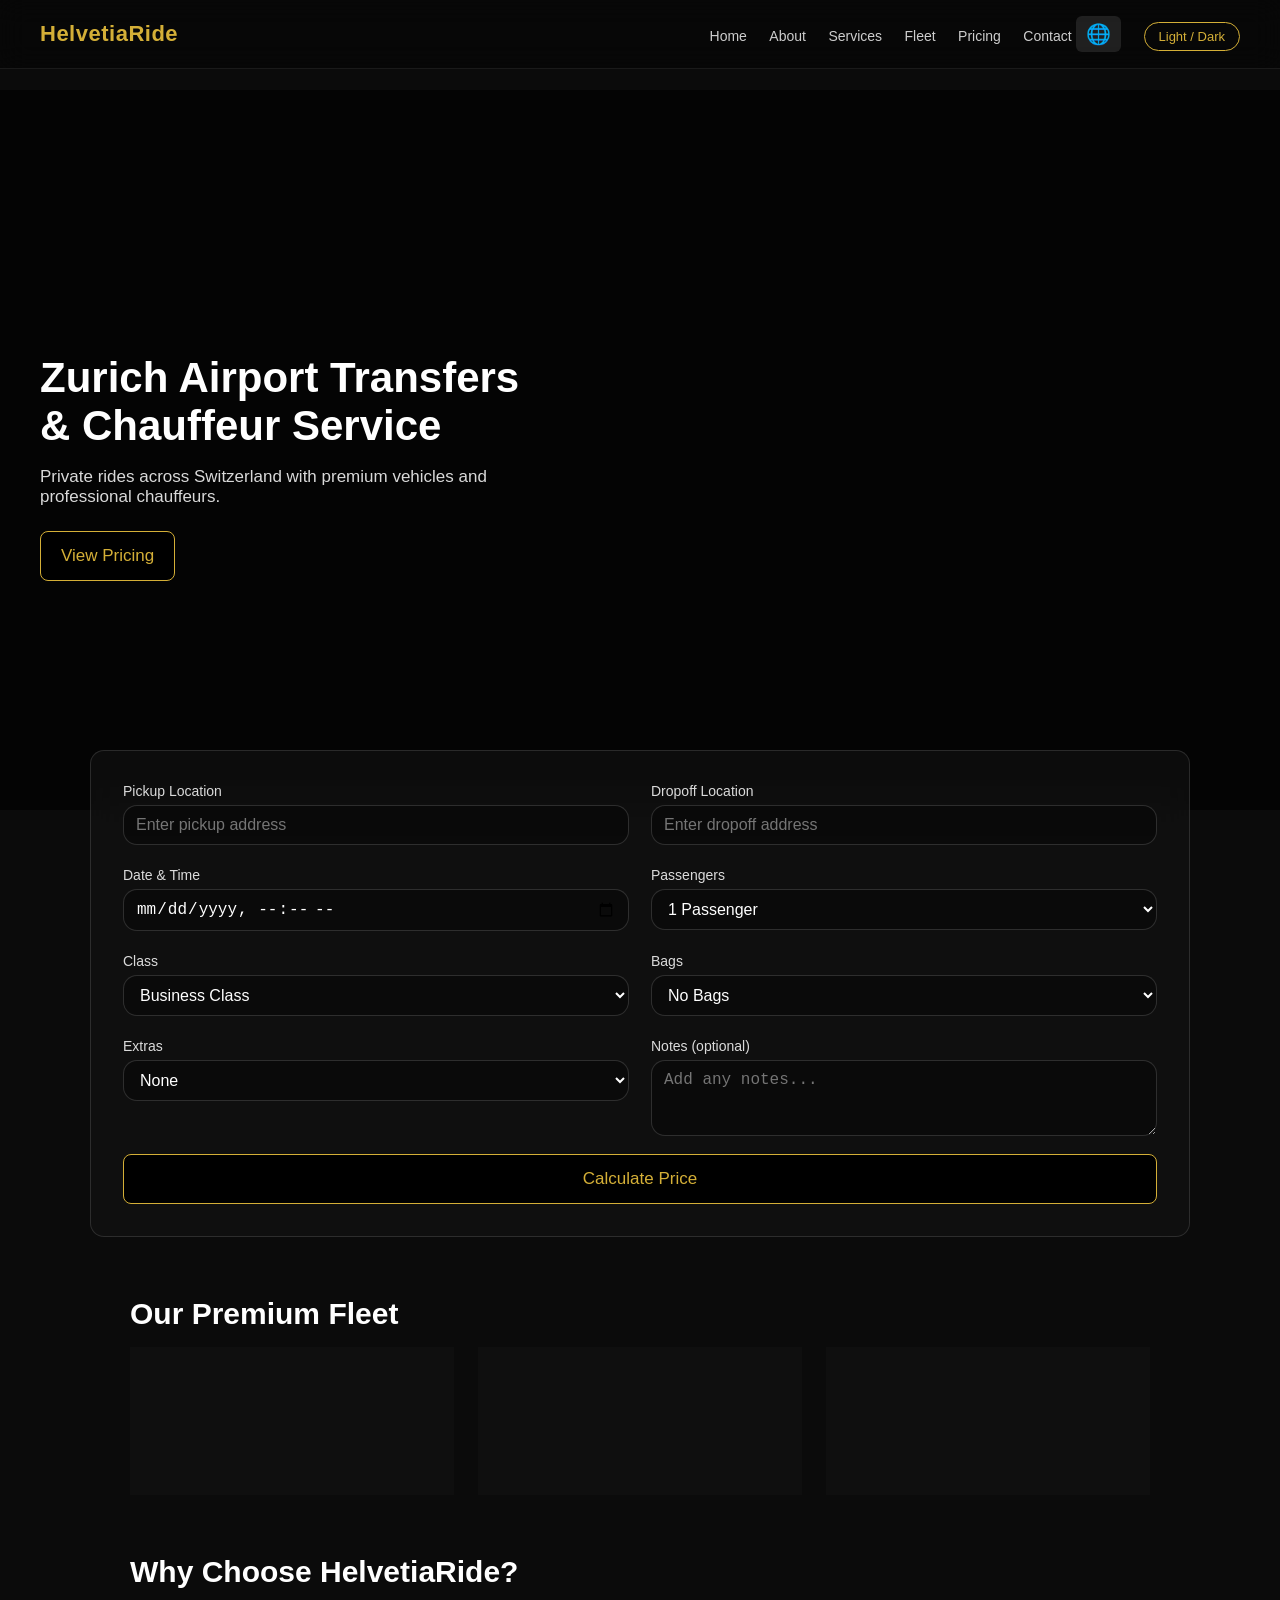
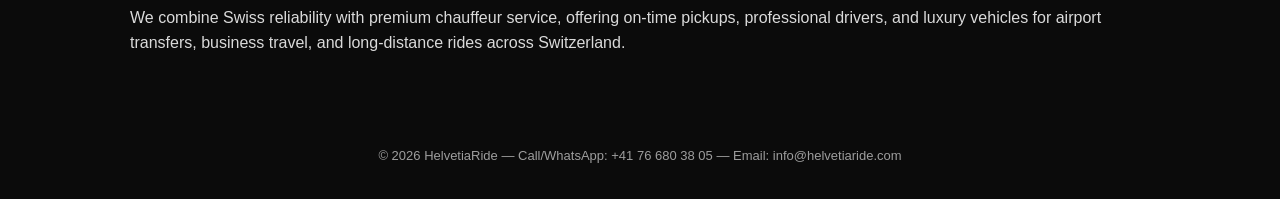
<file: index.html>
<script type="application/ld+json">
{
  "@context": "https://schema.org",
  "@type": "LocalBusiness",
  "name": "HelvetiaRide",
  "description": "Premium Zurich airport transfers and chauffeur service.",
  "url": "https://helvetiaride.com",
  "telephone": "+41766803805",
  "email": "info@helvetiaride.com",
  "address": {
    "@type": "PostalAddress",
    "addressLocality": "Zurich",
    "addressCountry": "CH"
  },
  "areaServed": "CH",
  "priceRange": "$$$"
}
</script>
<meta name="og:locale" content="en_US">
<meta name="og:locale:alternate" content="de_DE">
<meta name="og:locale:alternate" content="fr_FR">
<meta name="og:locale:alternate" content="it_IT">
<meta name="og:locale:alternate" content="es_ES">
<meta name="og:locale:alternate" content="pt_PT">
<meta name="og:locale:alternate" content="ru_RU">
<meta name="og:locale:alternate" content="tr_TR">
<meta name="og:locale:alternate" content="ar_AR">
<meta name="og:locale:alternate" content="fa_IR">
<meta name="og:locale:alternate" content="zh_CN">
<meta name="og:locale:alternate" content="ja_JP">
<link rel="alternate" hreflang="en" href="https://helvetiaride.com/index.html">
<link rel="alternate" hreflang="de" href="https://helvetiaride.com/index.html">
<link rel="alternate" hreflang="fr" href="https://helvetiaride.com/index.html">
<link rel="alternate" hreflang="it" href="https://helvetiaride.com/index.html">
<link rel="alternate" hreflang="es" href="https://helvetiaride.com/index.html">
<link rel="alternate" hreflang="pt" href="https://helvetiaride.com/index.html">
<link rel="alternate" hreflang="ru" href="https://helvetiaride.com/index.html">
<link rel="alternate" hreflang="tr" href="https://helvetiaride.com/index.html">
<link rel="alternate" hreflang="ar" href="https://helvetiaride.com/index.html">
<link rel="alternate" hreflang="fa" href="https://helvetiaride.com/index.html">
<link rel="alternate" hreflang="zh" href="https://helvetiaride.com/index.html">
<link rel="alternate" hreflang="ja" href="https://helvetiaride.com/index.html">

<!-- Default fallback -->
<link rel="alternate" hreflang="x-default" href="https://helvetiaride.com/index.html">
<!DOCTYPE html>
<html id="htmlTag" lang="en">
<head>
<meta charset="UTF-8">
<meta name="viewport" content="width=device-width, initial-scale=1.0">
<title data-key="hero_title">HelvetiaRide – Zurich Airport Transfers & Chauffeur Service</title>
<meta name="description" content="Premium Zurich airport transfers and chauffeur service across Switzerland with luxury vehicles and professional drivers.">
<link rel="stylesheet" href="style.css">

<script src="languages.js"></script>

<script>
function toggleMode() {
  document.body.classList.toggle("light");
}
</script>
</head>
<script>
function toggleLangMenu() {
  document.getElementById("langMenu").classList.toggle("open");
}
</script>

<body>

<header>
  <div class="logo">HelvetiaRide</div>

  <nav>
    <a href="index.html" data-key="nav_home">Home</a>
    <a href="about.html" data-key="nav_about">About</a>
    <a href="services.html" data-key="nav_services">Services</a>
    <a href="fleet.html" data-key="nav_fleet">Fleet</a>
    <a href="pricing.html" data-key="nav_pricing">Pricing</a>
    <a href="contact.html" data-key="nav_contact">Contact</a>

    <!-- Language Switcher -->
 <div class="lang-box">
  <div class="lang-btn" onclick="toggleLangMenu()">
    🌐
  </div>

  <div class="lang-menu" id="langMenu">
    <div onclick="setLanguage('en')">EN</div>
    <div onclick="setLanguage('de')">DE</div>
    <div onclick="setLanguage('fr')">FR</div>
    <div onclick="setLanguage('it')">IT</div>
    <div onclick="setLanguage('es')">ES</div>
    <div onclick="setLanguage('pt')">PT</div>
    <div onclick="setLanguage('ru')">RU</div>
    <div onclick="setLanguage('tr')">TR</div>
    <div onclick="setLanguage('ar')">AR</div>
    <div onclick="setLanguage('fa')">FA</div>
    <div onclick="setLanguage('zh')">ZH</div>
    <div onclick="setLanguage('ja')">JA</div>
  </div>
</div>


    <span class="toggle" onclick="toggleMode()">Light / Dark</span>
  </nav>
</header>

<main class="main">

<!-- HERO -->
<section class="hero">
  <div class="hero-content">
    <h1 data-key="hero_title">Zurich Airport Transfers & Chauffeur Service</h1>
    <p data-key="hero_sub">Private rides across Switzerland with premium vehicles and professional chauffeurs.</p>

    <button class="btn-primary" onclick="location.href='pricing.html'" data-key="hero_btn">
      View Pricing
    </button>
  </div>
</section>

<!-- BOOKING FORM -->
<div class="form-container">
  <div class="form-grid">

    <div>
      <label>Pickup Location</label>
      <input type="text" placeholder="Enter pickup address">
    </div>

    <div>
      <label>Dropoff Location</label>
      <input type="text" placeholder="Enter dropoff address">
    </div>

    <div>
      <label>Date & Time</label>
      <input type="datetime-local">
    </div>

    <div>
      <label>Passengers</label>
      <select>
        <option>1 Passenger</option>
        <option>2 Passengers</option>
        <option>3 Passengers</option>
        <option>4 Passengers</option>
        <option>5+ Passengers</option>
      </select>
    </div>

    <div>
      <label>Class</label>
      <select>
        <option>Business Class</option>
        <option>Business Van</option>
        <option>First Class</option>
      </select>
    </div>

    <div>
      <label>Bags</label>
      <select>
        <option>No Bags</option>
        <option>1 Bag</option>
        <option>2 Bags</option>
        <option>3 Bags</option>
        <option>4+ Bags</option>
      </select>
    </div>

    <div>
      <label>Extras</label>
      <select>
        <option>None</option>
        <option>Return Trip</option>
        <option>Night Ride</option>
        <option>Meet & Greet</option>
      </select>
    </div>

    <div>
      <label>Notes (optional)</label>
      <textarea rows="3" placeholder="Add any notes..."></textarea>
    </div>

  </div>

  <button class="btn-wide">Calculate Price</button>
</div>

<!-- FLEET -->
<section class="section">
  <h2>Our Premium Fleet</h2>

  <div class="grid-3">
    <div class="card">
      <h3>Business Class</h3>
      <p>Mercedes‑Benz E‑Class or similar for comfortable airport and city rides.</p>
    </div>

    <div class="card">
      <h3>Business Van</h3>
      <p>Mercedes‑Benz V‑Class for families, groups, and extra luggage.</p>
    </div>

    <div class="card">
      <h3>First Class</h3>
      <p>Mercedes‑Benz S‑Class for VIP and executive travel.</p>
    </div>
  </div>
</section>

<!-- WHY US -->
<section class="section">
  <h2>Why Choose HelvetiaRide?</h2>
  <p>We combine Swiss reliability with premium chauffeur service, offering on‑time pickups, professional drivers, and luxury vehicles for airport transfers, business travel, and long‑distance rides across Switzerland.</p>
</section>

</main>

<footer>
  © 2026 HelvetiaRide —  
  Call/WhatsApp: +41 76 680 38 05 —  
  Email: info@helvetiaride.com
</footer>

</body>
</html>
</file>
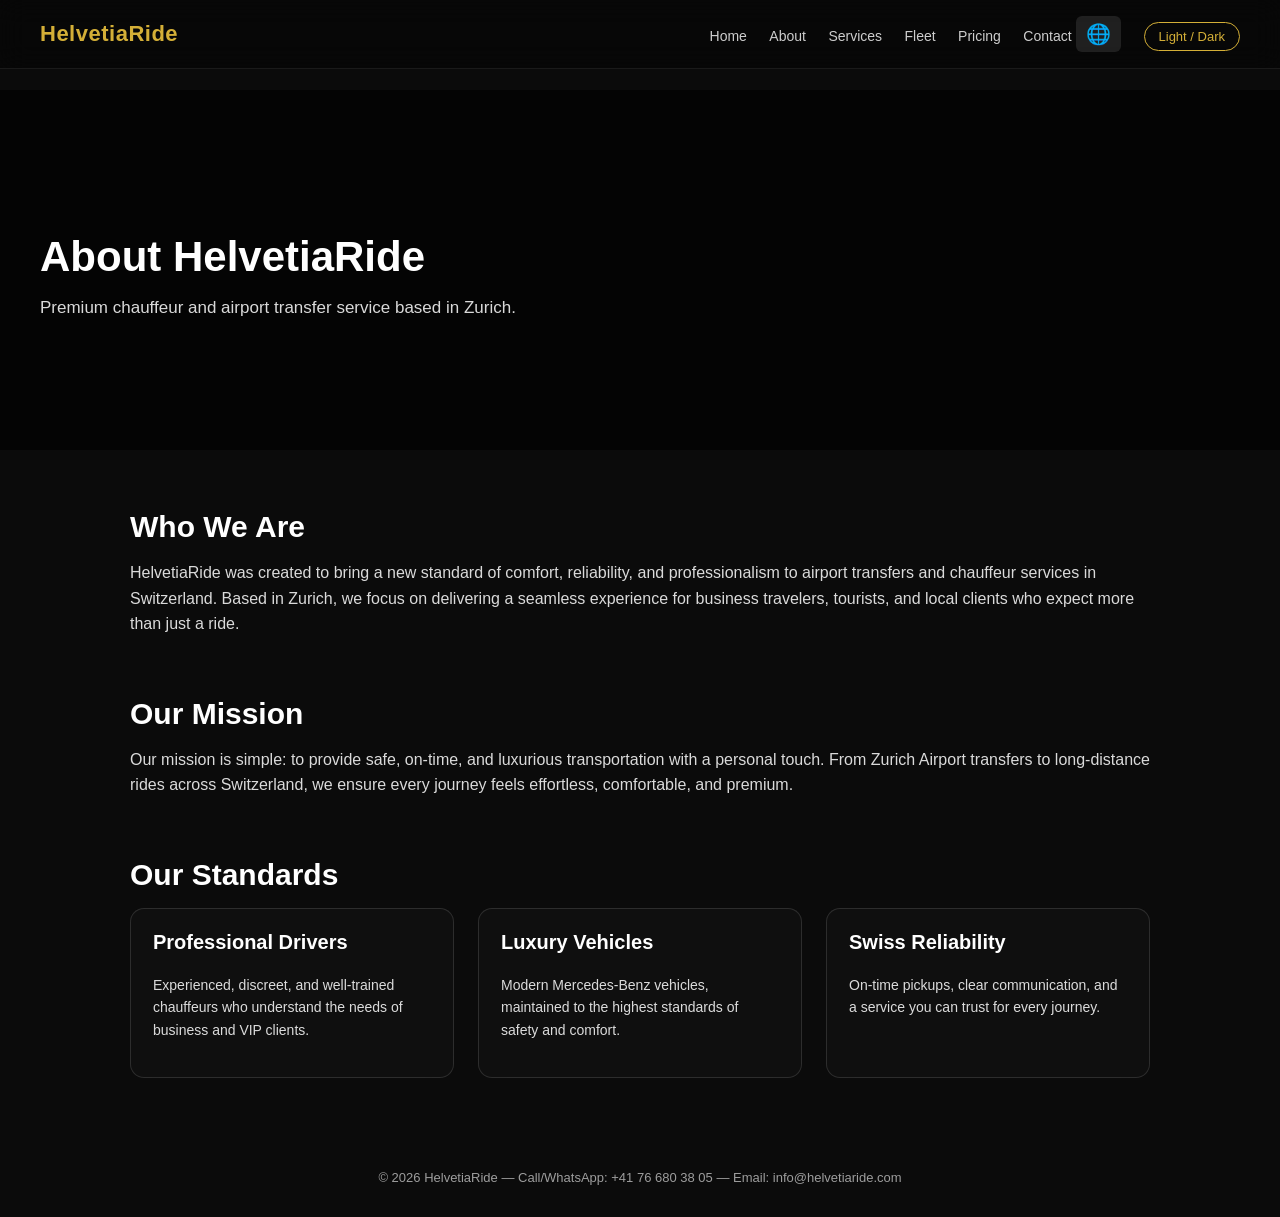
<file: about.html>
<script type="application/ld+json">
{
  "@context": "https://schema.org",
  "@type": "LocalBusiness",
  "name": "HelvetiaRide",
  "description": "Premium Zurich airport transfers and chauffeur service.",
  "url": "https://helvetiaride.com",
  "telephone": "+41766803805",
  "email": "info@helvetiaride.com",
  "address": {
    "@type": "PostalAddress",
    "addressLocality": "Zurich",
    "addressCountry": "CH"
  },
  "areaServed": "CH",
  "priceRange": "$$$"
}
</script>
<meta name="og:locale" content="en_US">
<meta name="og:locale:alternate" content="de_DE">
<meta name="og:locale:alternate" content="fr_FR">
<meta name="og:locale:alternate" content="it_IT">
<meta name="og:locale:alternate" content="es_ES">
<meta name="og:locale:alternate" content="pt_PT">
<meta name="og:locale:alternate" content="ru_RU">
<meta name="og:locale:alternate" content="tr_TR">
<meta name="og:locale:alternate" content="ar_AR">
<meta name="og:locale:alternate" content="fa_IR">
<meta name="og:locale:alternate" content="zh_CN">
<meta name="og:locale:alternate" content="ja_JP">
<!-- Default fallback -->
<link rel="alternate" hreflang="x-default" href="https://helvetiaride.com/index.html">
<link rel="alternate" hreflang="en" href="https://helvetiaride.com/index.html">
<link rel="alternate" hreflang="de" href="https://helvetiaride.com/index.html">
<link rel="alternate" hreflang="fr" href="https://helvetiaride.com/index.html">
<link rel="alternate" hreflang="it" href="https://helvetiaride.com/index.html">
<link rel="alternate" hreflang="es" href="https://helvetiaride.com/index.html">
<link rel="alternate" hreflang="pt" href="https://helvetiaride.com/index.html">
<link rel="alternate" hreflang="ru" href="https://helvetiaride.com/index.html">
<link rel="alternate" hreflang="tr" href="https://helvetiaride.com/index.html">
<link rel="alternate" hreflang="ar" href="https://helvetiaride.com/index.html">
<link rel="alternate" hreflang="fa" href="https://helvetiaride.com/index.html">
<link rel="alternate" hreflang="zh" href="https://helvetiaride.com/index.html">
<link rel="alternate" hreflang="ja" href="https://helvetiaride.com/index.html">

<!-- Default fallback -->
<link rel="alternate" hreflang="x-default" href="https://helvetiaride.com/index.html">
<!DOCTYPE html>
<html id="htmlTag" lang="en">
<head>
<meta charset="UTF-8">
 <!-- SECURITY HEADERS + CSP (FULL PACKAGE) -->
<meta http-equiv="X-Content-Type-Options" content="nosniff">
<meta http-equiv="X-Frame-Options" content="DENY">
<meta http-equiv="Referrer-Policy" content="strict-origin-when-cross-origin">
<meta http-equiv="Permissions-Policy" content="camera=(), microphone=(), geolocation=()">

<meta http-equiv="Content-Security-Policy"
content="
default-src 'self';
img-src 'self' https://images.unsplash.com data:;
script-src 'self';
style-src 'self' 'unsafe-inline';
font-src 'self';
connect-src 'self';
object-src 'none';
frame-ancestors 'none';
base-uri 'self';
form-action 'self';
"> 
<meta name="viewport" content="width=device-width, initial-scale=1.0">
<title data-key="about_title">About HelvetiaRide</title>
<meta name="description" content="Learn more about HelvetiaRide, our mission, values, and commitment to premium chauffeur and airport transfer services in Switzerland.">
<link rel="stylesheet" href="style.css">

<script src="languages.js"></script>

<script>
function toggleMode() {
  document.body.classList.toggle("light");
}
</script>
</head>
<script>
function toggleLangMenu() {
  document.getElementById("langMenu").classList.toggle("open");
}
</script>

<body>

<header>
  <div class="logo">HelvetiaRide</div>

  <nav>
    <a href="index.html" data-key="nav_home">Home</a>
    <a href="about.html" data-key="nav_about">About</a>
    <a href="services.html" data-key="nav_services">Services</a>
    <a href="fleet.html" data-key="nav_fleet">Fleet</a>
    <a href="pricing.html" data-key="nav_pricing">Pricing</a>
    <a href="contact.html" data-key="nav_contact">Contact</a>

    <!-- Language Switcher -->
    <div class="lang-box">
  <div class="lang-btn" onclick="toggleLangMenu()">
    🌐
  </div>

  <div class="lang-menu" id="langMenu">
    <div onclick="setLanguage('en')">EN</div>
    <div onclick="setLanguage('de')">DE</div>
    <div onclick="setLanguage('fr')">FR</div>
    <div onclick="setLanguage('it')">IT</div>
    <div onclick="setLanguage('es')">ES</div>
    <div onclick="setLanguage('pt')">PT</div>
    <div onclick="setLanguage('ru')">RU</div>
    <div onclick="setLanguage('tr')">TR</div>
    <div onclick="setLanguage('ar')">AR</div>
    <div onclick="setLanguage('fa')">FA</div>
    <div onclick="setLanguage('zh')">ZH</div>
    <div onclick="setLanguage('ja')">JA</div>
  </div>
</div>

    <span class="toggle" onclick="toggleMode()">Light / Dark</span>
  </nav>
</header>

<main class="main">

<!-- HERO -->
<section class="hero hero-inner">
  <div class="hero-content">
    <h1 data-key="about_title">About HelvetiaRide</h1>
    <p data-key="about_sub">Premium chauffeur and airport transfer service based in Zurich.</p>
  </div>
</section>

<!-- WHO WE ARE -->
<section class="section">
  <h2 data-key="about_who_title">Who We Are</h2>
  <p data-key="about_who_text">
    HelvetiaRide was created to bring a new standard of comfort, reliability, and professionalism to airport transfers and chauffeur services in Switzerland. Based in Zurich, we focus on delivering a seamless experience for business travelers, tourists, and local clients who expect more than just a ride.
  </p>
</section>

<!-- OUR MISSION -->
<section class="section">
  <h2 data-key="about_mission_title">Our Mission</h2>
  <p data-key="about_mission_text">
    Our mission is simple: to provide safe, on‑time, and luxurious transportation with a personal touch. From Zurich Airport transfers to long‑distance rides across Switzerland, we ensure every journey feels effortless, comfortable, and premium.
  </p>
</section>

<!-- OUR STANDARDS -->
<section class="section">
  <h2 data-key="about_standards_title">Our Standards</h2>

  <div class="grid-3">

    <div class="card">
      <h3 data-key="about_standard1_title">Professional Drivers</h3>
      <p data-key="about_standard1_text">
        Experienced, discreet, and well‑trained chauffeurs who understand the needs of business and VIP clients.
      </p>
    </div>

    <div class="card">
      <h3 data-key="about_standard2_title">Luxury Vehicles</h3>
      <p data-key="about_standard2_text">
        Modern Mercedes‑Benz vehicles, maintained to the highest standards of safety and comfort.
      </p>
    </div>

    <div class="card">
      <h3 data-key="about_standard3_title">Swiss Reliability</h3>
      <p data-key="about_standard3_text">
        On‑time pickups, clear communication, and a service you can trust for every journey.
      </p>
    </div>

  </div>
</section>

</main>

<footer>
  © 2026 HelvetiaRide —  
  Call/WhatsApp: +41 76 680 38 05 —  
  Email: info@helvetiaride.com
</footer>

</body>
</html>
</file>
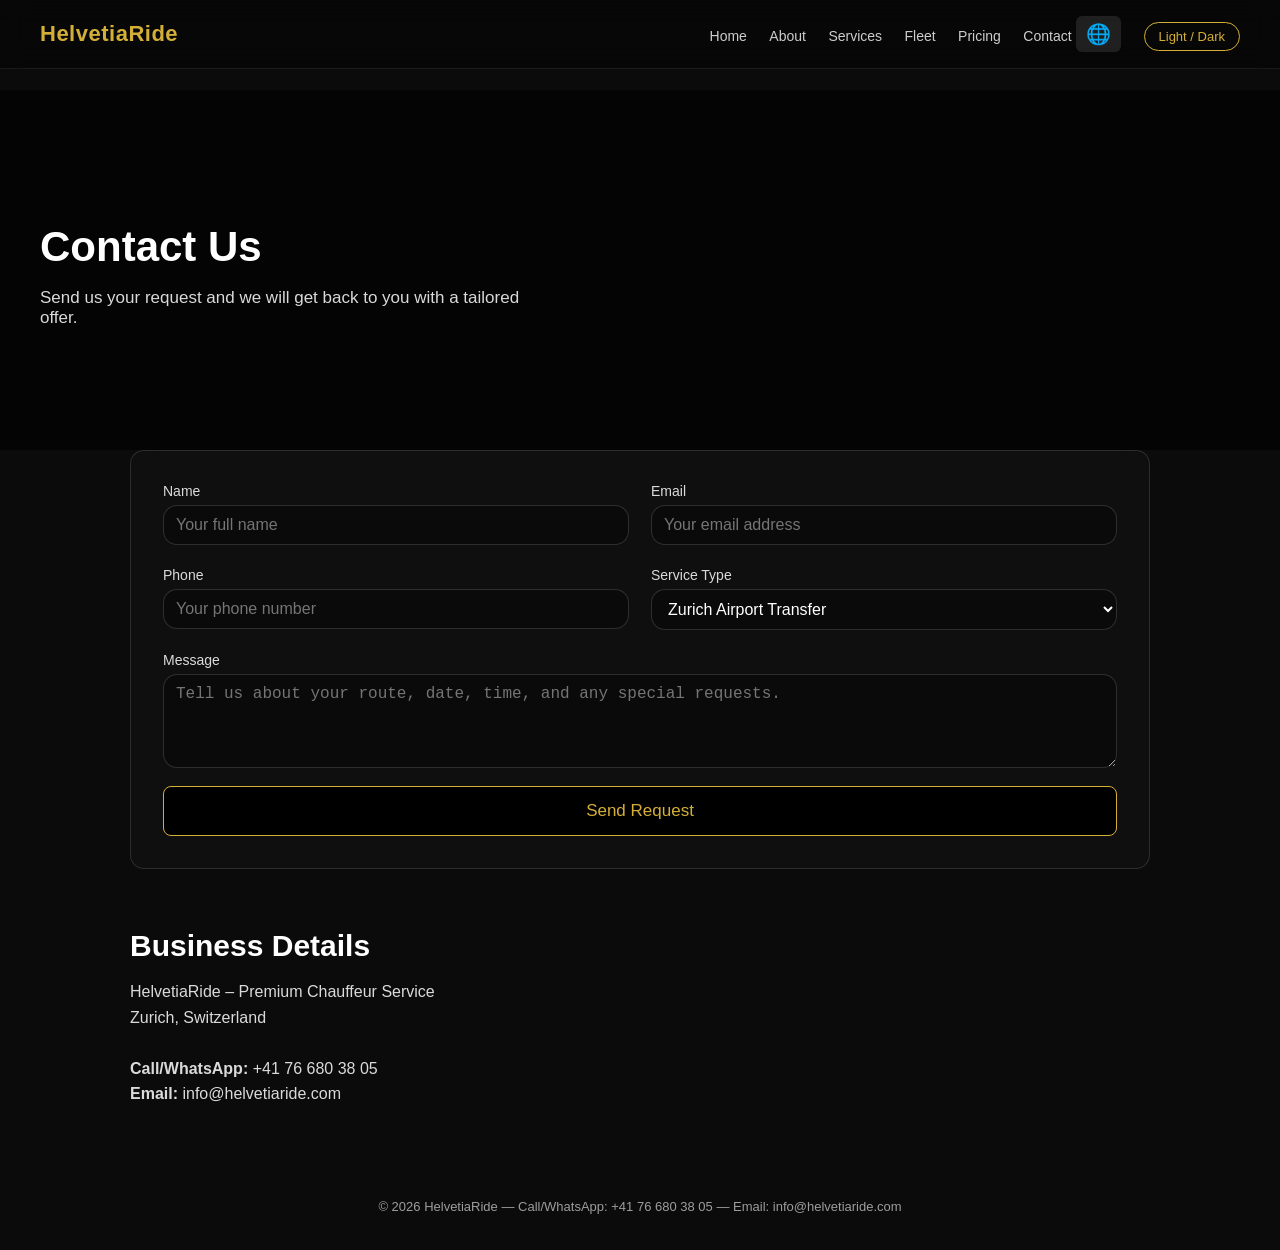
<file: contact.html>
<script type="application/ld+json">
{
  "@context": "https://schema.org",
  "@type": "LocalBusiness",
  "name": "HelvetiaRide",
  "description": "Premium Zurich airport transfers and chauffeur service.",
  "url": "https://helvetiaride.com",
  "telephone": "+41766803805",
  "email": "info@helvetiaride.com",
  "address": {
    "@type": "PostalAddress",
    "addressLocality": "Zurich",
    "addressCountry": "CH"
  },
  "areaServed": "CH",
  "priceRange": "$$$"
}
</script>
<meta name="og:locale" content="en_US">
<meta name="og:locale:alternate" content="de_DE">
<meta name="og:locale:alternate" content="fr_FR">
<meta name="og:locale:alternate" content="it_IT">
<meta name="og:locale:alternate" content="es_ES">
<meta name="og:locale:alternate" content="pt_PT">
<meta name="og:locale:alternate" content="ru_RU">
<meta name="og:locale:alternate" content="tr_TR">
<meta name="og:locale:alternate" content="ar_AR">
<meta name="og:locale:alternate" content="fa_IR">
<meta name="og:locale:alternate" content="zh_CN">
<meta name="og:locale:alternate" content="ja_JP">
<link rel="alternate" hreflang="en" href="https://helvetiaride.com/index.html">
<link rel="alternate" hreflang="de" href="https://helvetiaride.com/index.html">
<link rel="alternate" hreflang="fr" href="https://helvetiaride.com/index.html">
<link rel="alternate" hreflang="it" href="https://helvetiaride.com/index.html">
<link rel="alternate" hreflang="es" href="https://helvetiaride.com/index.html">
<link rel="alternate" hreflang="pt" href="https://helvetiaride.com/index.html">
<link rel="alternate" hreflang="ru" href="https://helvetiaride.com/index.html">
<link rel="alternate" hreflang="tr" href="https://helvetiaride.com/index.html">
<link rel="alternate" hreflang="ar" href="https://helvetiaride.com/index.html">
<link rel="alternate" hreflang="fa" href="https://helvetiaride.com/index.html">
<link rel="alternate" hreflang="zh" href="https://helvetiaride.com/index.html">
<link rel="alternate" hreflang="ja" href="https://helvetiaride.com/index.html">

<!-- Default fallback -->
<link rel="alternate" hreflang="x-default" href="https://helvetiaride.com/index.html">
<!DOCTYPE html>
<html id="htmlTag" lang="en">
<head>
<meta charset="UTF-8">
  <!-- SECURITY HEADERS + CSP (FULL PACKAGE) -->
<meta http-equiv="X-Content-Type-Options" content="nosniff">
<meta http-equiv="X-Frame-Options" content="DENY">
<meta http-equiv="Referrer-Policy" content="strict-origin-when-cross-origin">
<meta http-equiv="Permissions-Policy" content="camera=(), microphone=(), geolocation=()">

<meta http-equiv="Content-Security-Policy"
content="
default-src 'self';
img-src 'self' https://images.unsplash.com data:;
script-src 'self';
style-src 'self' 'unsafe-inline';
font-src 'self';
connect-src 'self';
object-src 'none';
frame-ancestors 'none';
base-uri 'self';
form-action 'self';
">
<meta name="viewport" content="width=device-width, initial-scale=1.0">
<title data-key="contact_title">Contact Us</title>
<meta name="description" content="Contact HelvetiaRide to book Zurich airport transfers, chauffeur service, or request a custom quote.">
<link rel="stylesheet" href="style.css">

<script src="languages.js"></script>

<script>
function toggleMode() {
  document.body.classList.toggle("light");
}
</script>
</head>
<script>
function toggleLangMenu() {
  document.getElementById("langMenu").classList.toggle("open");
}
</script>

<body>

<header>
  <div class="logo">HelvetiaRide</div>

  <nav>
    <a href="index.html" data-key="nav_home">Home</a>
    <a href="about.html" data-key="nav_about">About</a>
    <a href="services.html" data-key="nav_services">Services</a>
    <a href="fleet.html" data-key="nav_fleet">Fleet</a>
    <a href="pricing.html" data-key="nav_pricing">Pricing</a>
    <a href="contact.html" data-key="nav_contact">Contact</a>

    <!-- Language Switcher -->
   <div class="lang-box">
  <div class="lang-btn" onclick="toggleLangMenu()">
    🌐
  </div>

  <div class="lang-menu" id="langMenu">
    <div onclick="setLanguage('en')">EN</div>
    <div onclick="setLanguage('de')">DE</div>
    <div onclick="setLanguage('fr')">FR</div>
    <div onclick="setLanguage('it')">IT</div>
    <div onclick="setLanguage('es')">ES</div>
    <div onclick="setLanguage('pt')">PT</div>
    <div onclick="setLanguage('ru')">RU</div>
    <div onclick="setLanguage('tr')">TR</div>
    <div onclick="setLanguage('ar')">AR</div>
    <div onclick="setLanguage('fa')">FA</div>
    <div onclick="setLanguage('zh')">ZH</div>
    <div onclick="setLanguage('ja')">JA</div>
  </div>
</div>

    <span class="toggle" onclick="toggleMode()">Light / Dark</span>
  </nav>
</header>

<main class="main">

<!-- HERO -->
<section class="hero hero-inner">
  <div class="hero-content">
    <h1 data-key="contact_title">Contact Us</h1>
    <p data-key="contact_sub">Send us your request and we will get back to you with a tailored offer.</p>
  </div>
</section>

<!-- CONTACT FORM -->
<section class="section">
  <div class="form-container">
    <div class="form-grid">

      <div>
        <label data-key="contact_name_label">Name</label>
        <input type="text" data-key="contact_name_placeholder" placeholder="Your full name">
      </div>

      <div>
        <label data-key="contact_email_label">Email</label>
        <input type="email" data-key="contact_email_placeholder" placeholder="Your email address">
      </div>

      <div>
        <label data-key="contact_phone_label">Phone</label>
        <input type="tel" data-key="contact_phone_placeholder" placeholder="Your phone number">
      </div>

      <div>
        <label data-key="contact_service_label">Service Type</label>
        <select>
          <option data-key="contact_service1">Zurich Airport Transfer</option>
          <option data-key="contact_service2">Point‑to‑Point Ride</option>
          <option data-key="contact_service3">Hourly Chauffeur</option>
          <option data-key="contact_service4">Long‑Distance Ride</option>
          <option data-key="contact_service5">Other</option>
        </select>
      </div>

      <div style="grid-column: 1 / -1;">
        <label data-key="contact_message_label">Message</label>
        <textarea rows="4" data-key="contact_message_placeholder" placeholder="Tell us about your route, date, time, and any special requests."></textarea>
      </div>

    </div>

    <button class="btn-wide" data-key="contact_btn">Send Request</button>
  </div>
</section>

<!-- BUSINESS DETAILS -->
<section class="section">
  <h2 data-key="contact_details_title">Business Details</h2>

  <p>
    HelvetiaRide – Premium Chauffeur Service<br>
    Zurich, Switzerland<br><br>

    <strong data-key="contact_call_label">Call/WhatsApp:</strong> +41 76 680 38 05<br>
    <strong data-key="contact_email_label2">Email:</strong> info@helvetiaride.com
  </p>
</section>

</main>

<footer>
  © 2026 HelvetiaRide —  
  Call/WhatsApp: +41 76 680 38 05 —  
  Email: info@helvetiaride.com
</footer>

</body>
</html>
</file>
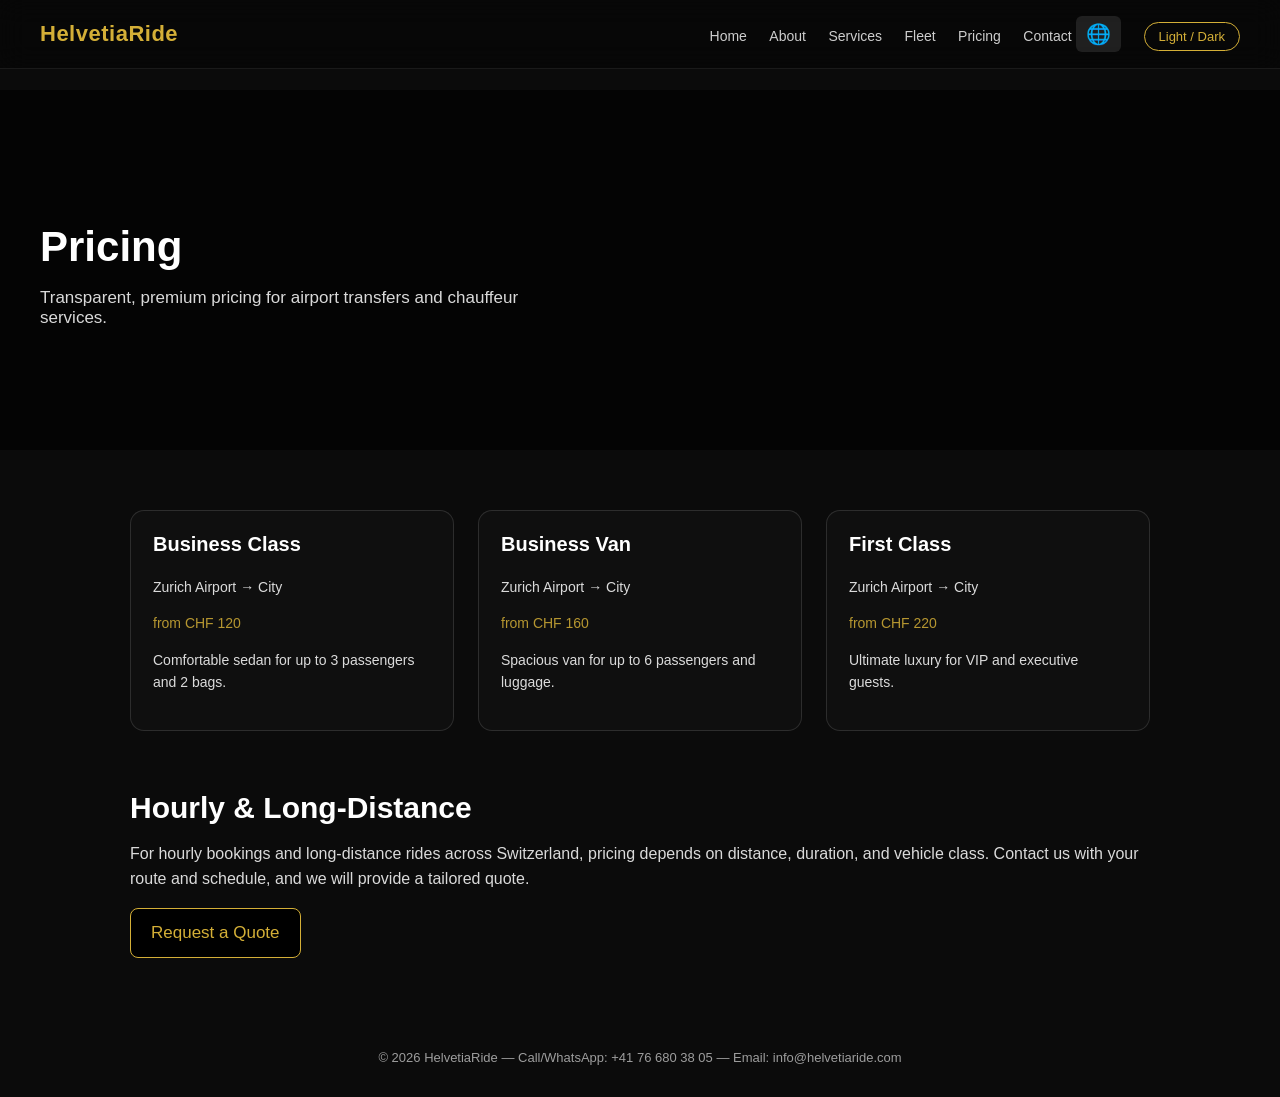
<file: pricing.html>
<script type="application/ld+json">
{
  "@context": "https://schema.org",
  "@type": "LocalBusiness",
  "name": "HelvetiaRide",
  "description": "Premium Zurich airport transfers and chauffeur service.",
  "url": "https://helvetiaride.com",
  "telephone": "+41766803805",
  "email": "info@helvetiaride.com",
  "address": {
    "@type": "PostalAddress",
    "addressLocality": "Zurich",
    "addressCountry": "CH"
  },
  "areaServed": "CH",
  "priceRange": "$$$"
}
</script>
<meta name="og:locale" content="en_US">
<meta name="og:locale:alternate" content="de_DE">
<meta name="og:locale:alternate" content="fr_FR">
<meta name="og:locale:alternate" content="it_IT">
<meta name="og:locale:alternate" content="es_ES">
<meta name="og:locale:alternate" content="pt_PT">
<meta name="og:locale:alternate" content="ru_RU">
<meta name="og:locale:alternate" content="tr_TR">
<meta name="og:locale:alternate" content="ar_AR">
<meta name="og:locale:alternate" content="fa_IR">
<meta name="og:locale:alternate" content="zh_CN">
<meta name="og:locale:alternate" content="ja_JP">
<link rel="alternate" hreflang="en" href="https://helvetiaride.com/index.html">
<link rel="alternate" hreflang="de" href="https://helvetiaride.com/index.html">
<link rel="alternate" hreflang="fr" href="https://helvetiaride.com/index.html">
<link rel="alternate" hreflang="it" href="https://helvetiaride.com/index.html">
<link rel="alternate" hreflang="es" href="https://helvetiaride.com/index.html">
<link rel="alternate" hreflang="pt" href="https://helvetiaride.com/index.html">
<link rel="alternate" hreflang="ru" href="https://helvetiaride.com/index.html">
<link rel="alternate" hreflang="tr" href="https://helvetiaride.com/index.html">
<link rel="alternate" hreflang="ar" href="https://helvetiaride.com/index.html">
<link rel="alternate" hreflang="fa" href="https://helvetiaride.com/index.html">
<link rel="alternate" hreflang="zh" href="https://helvetiaride.com/index.html">
<link rel="alternate" hreflang="ja" href="https://helvetiaride.com/index.html">

<!-- Default fallback -->
<link rel="alternate" hreflang="x-default" href="https://helvetiaride.com/index.html">
<!DOCTYPE html>
<html lang="en">
<head>
<meta charset="UTF-8">
  <!-- SECURITY HEADERS + CSP (FULL PACKAGE) -->
<meta http-equiv="X-Content-Type-Options" content="nosniff">
<meta http-equiv="X-Frame-Options" content="DENY">
<meta http-equiv="Referrer-Policy" content="strict-origin-when-cross-origin">
<meta http-equiv="Permissions-Policy" content="camera=(), microphone=(), geolocation=()">

<meta http-equiv="Content-Security-Policy"
content="
default-src 'self';
img-src 'self' https://images.unsplash.com data:;
script-src 'self';
style-src 'self' 'unsafe-inline';
font-src 'self';
connect-src 'self';
object-src 'none';
frame-ancestors 'none';
base-uri 'self';
form-action 'self';
">
<meta name="viewport" content="width=device-width, initial-scale=1.0">
<title data-key="pricing_title">Pricing</title>
<meta name="description" content="Transparent pricing for Zurich airport transfers and chauffeur services.">
<link rel="stylesheet" href="style.css">

<script src="languages.js"></script>

<script>
function toggleMode() {
  document.body.classList.toggle("light");
}
</script>
</head>
<script>
function toggleLangMenu() {
  document.getElementById("langMenu").classList.toggle("open");
}
</script>

<body>

<header>
  <div class="logo">HelvetiaRide</div>

  <nav>
    <a href="index.html" data-key="nav_home">Home</a>
    <a href="about.html" data-key="nav_about">About</a>
    <a href="services.html" data-key="nav_services">Services</a>
    <a href="fleet.html" data-key="nav_fleet">Fleet</a>
    <a href="pricing.html" data-key="nav_pricing">Pricing</a>
    <a href="contact.html" data-key="nav_contact">Contact</a>

    <!-- Language Switcher -->
 <div class="lang-box">
  <div class="lang-btn" onclick="toggleLangMenu()">
    🌐
  </div>

  <div class="lang-menu" id="langMenu">
    <div onclick="setLanguage('en')">EN</div>
    <div onclick="setLanguage('de')">DE</div>
    <div onclick="setLanguage('fr')">FR</div>
    <div onclick="setLanguage('it')">IT</div>
    <div onclick="setLanguage('es')">ES</div>
    <div onclick="setLanguage('pt')">PT</div>
    <div onclick="setLanguage('ru')">RU</div>
    <div onclick="setLanguage('tr')">TR</div>
    <div onclick="setLanguage('ar')">AR</div>
    <div onclick="setLanguage('fa')">FA</div>
    <div onclick="setLanguage('zh')">ZH</div>
    <div onclick="setLanguage('ja')">JA</div>
  </div>
</div>

    <span class="toggle" onclick="toggleMode()">Light / Dark</span>
  </nav>
</header>

<main class="main">

<!-- HERO -->
<section class="hero hero-inner">
  <div class="hero-content">
    <h1 data-key="pricing_title">Pricing</h1>
    <p data-key="pricing_sub">Transparent, premium pricing for airport transfers and chauffeur services.</p>
  </div>
</section>

<!-- PRICING GRID -->
<section class="section">
  <div class="pricing-grid">

    <div class="card">
      <h3 data-key="price1_title">Business Class</h3>
      <p data-key="price1_route">Zurich Airport → City</p>
      <p class="price">from CHF 120</p>
      <p data-key="price1_text">Comfortable sedan for up to 3 passengers and 2 bags.</p>
    </div>

    <div class="card">
      <h3 data-key="price2_title">Business Van</h3>
      <p data-key="price2_route">Zurich Airport → City</p>
      <p class="price">from CHF 160</p>
      <p data-key="price2_text">Spacious van for up to 6 passengers and luggage.</p>
    </div>

    <div class="card">
      <h3 data-key="price3_title">First Class</h3>
      <p data-key="price3_route">Zurich Airport → City</p>
      <p class="price">from CHF 220</p>
      <p data-key="price3_text">Ultimate luxury for VIP and executive guests.</p>
    </div>

  </div>
</section>

<!-- LONG DISTANCE -->
<section class="section">
  <h2 data-key="pricing_long_title">Hourly & Long‑Distance</h2>
  <p data-key="pricing_long_text">
    For hourly bookings and long‑distance rides across Switzerland, pricing depends on distance, duration, and vehicle class. Contact us with your route and schedule, and we will provide a tailored quote.
  </p>

  <button class="btn-primary" onclick="location.href='contact.html'" data-key="pricing_btn">
    Request a Quote
  </button>
</section>

</main>

<footer>
  © 2026 HelvetiaRide —  
  Call/WhatsApp: +41 76 680 38 05 —  
  Email: info@helvetiaride.com
</footer>

</body>
</html>
</file>
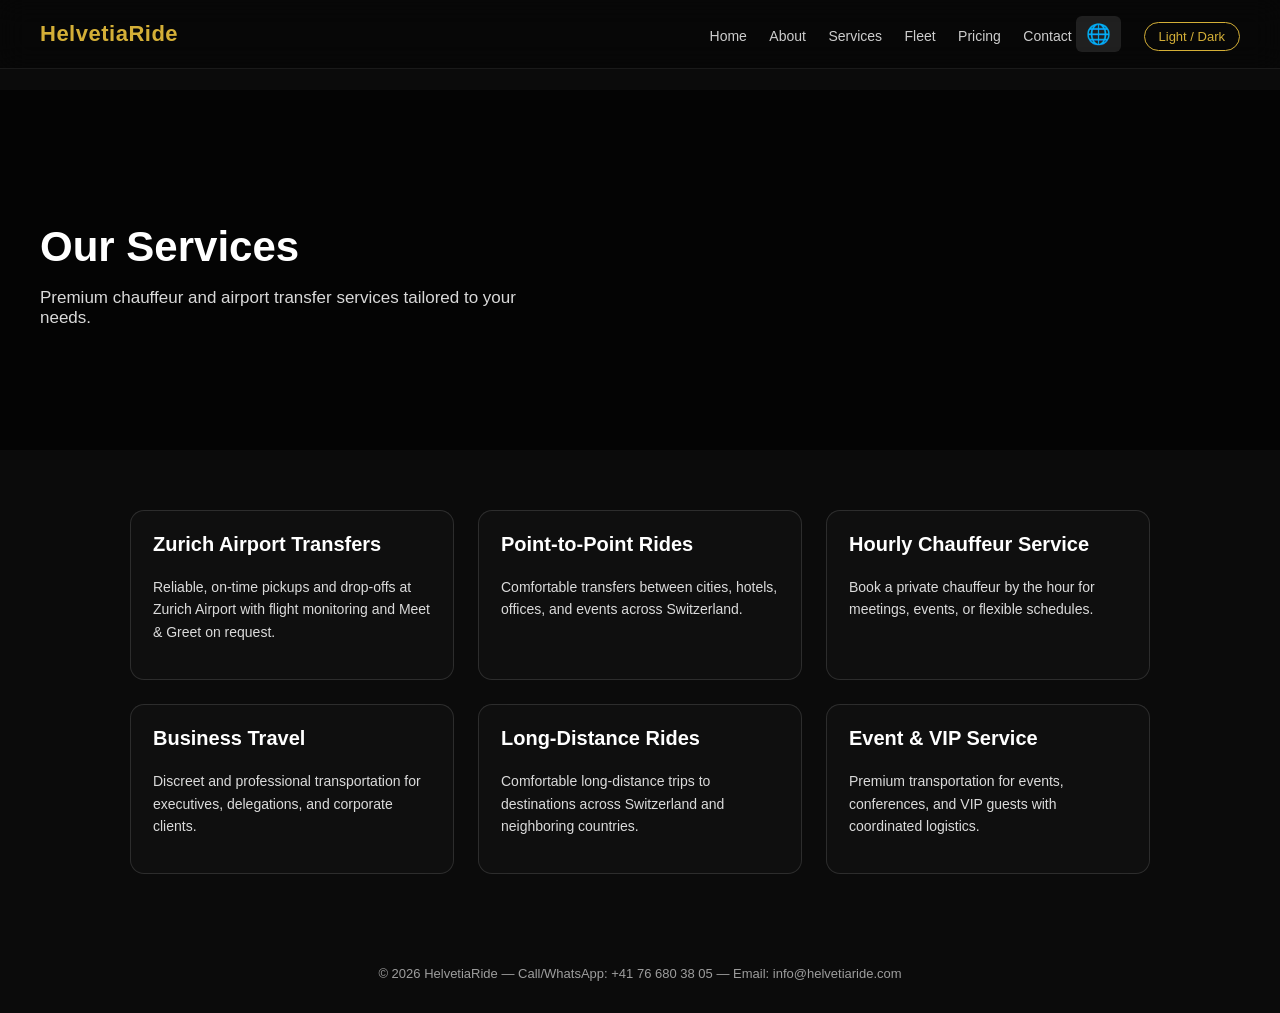
<file: services.html>
<script type="application/ld+json">
{
  "@context": "https://schema.org",
  "@type": "LocalBusiness",
  "name": "HelvetiaRide",
  "description": "Premium Zurich airport transfers and chauffeur service.",
  "url": "https://helvetiaride.com",
  "telephone": "+41766803805",
  "email": "info@helvetiaride.com",
  "address": {
    "@type": "PostalAddress",
    "addressLocality": "Zurich",
    "addressCountry": "CH"
  },
  "areaServed": "CH",
  "priceRange": "$$$"
}
</script>
<meta name="og:locale" content="en_US">
<meta name="og:locale:alternate" content="de_DE">
<meta name="og:locale:alternate" content="fr_FR">
<meta name="og:locale:alternate" content="it_IT">
<meta name="og:locale:alternate" content="es_ES">
<meta name="og:locale:alternate" content="pt_PT">
<meta name="og:locale:alternate" content="ru_RU">
<meta name="og:locale:alternate" content="tr_TR">
<meta name="og:locale:alternate" content="ar_AR">
<meta name="og:locale:alternate" content="fa_IR">
<meta name="og:locale:alternate" content="zh_CN">
<meta name="og:locale:alternate" content="ja_JP">
<link rel="alternate" hreflang="en" href="https://helvetiaride.com/index.html">
<link rel="alternate" hreflang="de" href="https://helvetiaride.com/index.html">
<link rel="alternate" hreflang="fr" href="https://helvetiaride.com/index.html">
<link rel="alternate" hreflang="it" href="https://helvetiaride.com/index.html">
<link rel="alternate" hreflang="es" href="https://helvetiaride.com/index.html">
<link rel="alternate" hreflang="pt" href="https://helvetiaride.com/index.html">
<link rel="alternate" hreflang="ru" href="https://helvetiaride.com/index.html">
<link rel="alternate" hreflang="tr" href="https://helvetiaride.com/index.html">
<link rel="alternate" hreflang="ar" href="https://helvetiaride.com/index.html">
<link rel="alternate" hreflang="fa" href="https://helvetiaride.com/index.html">
<link rel="alternate" hreflang="zh" href="https://helvetiaride.com/index.html">
<link rel="alternate" hreflang="ja" href="https://helvetiaride.com/index.html">

<!-- Default fallback -->
<link rel="alternate" hreflang="x-default" href="https://helvetiaride.com/index.html">
<!DOCTYPE html>
<html lang="en">
<head>
<meta charset="UTF-8">
  <!-- SECURITY HEADERS + CSP (FULL PACKAGE) -->
<meta http-equiv="X-Content-Type-Options" content="nosniff">
<meta http-equiv="X-Frame-Options" content="DENY">
<meta http-equiv="Referrer-Policy" content="strict-origin-when-cross-origin">
<meta http-equiv="Permissions-Policy" content="camera=(), microphone=(), geolocation=()">

<meta http-equiv="Content-Security-Policy"
content="
default-src 'self';
img-src 'self' https://images.unsplash.com data:;
script-src 'self';
style-src 'self' 'unsafe-inline';
font-src 'self';
connect-src 'self';
object-src 'none';
frame-ancestors 'none';
base-uri 'self';
form-action 'self';
">
<meta name="viewport" content="width=device-width, initial-scale=1.0">
<title data-key="services_title">Our Services</title>
<meta name="description" content="Premium chauffeur and airport transfer services across Switzerland.">
<link rel="stylesheet" href="style.css">

<script src="languages.js"></script>

<script>
function toggleMode() {
  document.body.classList.toggle("light");
}
</script>
</head>
<script>
function toggleLangMenu() {
  document.getElementById("langMenu").classList.toggle("open");
}
</script>

<body>

<header>
  <div class="logo">HelvetiaRide</div>

  <nav>
    <a href="index.html" data-key="nav_home">Home</a>
    <a href="about.html" data-key="nav_about">About</a>
    <a href="services.html" data-key="nav_services">Services</a>
    <a href="fleet.html" data-key="nav_fleet">Fleet</a>
    <a href="pricing.html" data-key="nav_pricing">Pricing</a>
    <a href="contact.html" data-key="nav_contact">Contact</a>

    <!-- Language Switcher -->
<div class="lang-box">
  <div class="lang-btn" onclick="toggleLangMenu()">
    🌐
  </div>

  <div class="lang-menu" id="langMenu">
    <div onclick="setLanguage('en')">EN</div>
    <div onclick="setLanguage('de')">DE</div>
    <div onclick="setLanguage('fr')">FR</div>
    <div onclick="setLanguage('it')">IT</div>
    <div onclick="setLanguage('es')">ES</div>
    <div onclick="setLanguage('pt')">PT</div>
    <div onclick="setLanguage('ru')">RU</div>
    <div onclick="setLanguage('tr')">TR</div>
    <div onclick="setLanguage('ar')">AR</div>
    <div onclick="setLanguage('fa')">FA</div>
    <div onclick="setLanguage('zh')">ZH</div>
    <div onclick="setLanguage('ja')">JA</div>
  </div>
</div>

    <span class="toggle" onclick="toggleMode()">Light / Dark</span>
  </nav>
</header>

<main class="main">

<!-- HERO -->
<section class="hero hero-inner">
  <div class="hero-content">
    <h1 data-key="services_title">Our Services</h1>
    <p data-key="services_sub">Premium chauffeur and airport transfer services tailored to your needs.</p>
  </div>
</section>

<!-- SERVICES GRID -->
<section class="section">
  <div class="grid-3">

    <div class="card">
      <h3 data-key="service1_title">Zurich Airport Transfers</h3>
      <p data-key="service1_text">
        Reliable, on‑time pickups and drop‑offs at Zurich Airport with flight monitoring and Meet & Greet on request.
      </p>
    </div>

    <div class="card">
      <h3 data-key="service2_title">Point‑to‑Point Rides</h3>
      <p data-key="service2_text">
        Comfortable transfers between cities, hotels, offices, and events across Switzerland.
      </p>
    </div>

    <div class="card">
      <h3 data-key="service3_title">Hourly Chauffeur Service</h3>
      <p data-key="service3_text">
        Book a private chauffeur by the hour for meetings, events, or flexible schedules.
      </p>
    </div>

    <div class="card">
      <h3 data-key="service4_title">Business Travel</h3>
      <p data-key="service4_text">
        Discreet and professional transportation for executives, delegations, and corporate clients.
      </p>
    </div>

    <div class="card">
      <h3 data-key="service5_title">Long‑Distance Rides</h3>
      <p data-key="service5_text">
        Comfortable long‑distance trips to destinations across Switzerland and neighboring countries.
      </p>
    </div>

    <div class="card">
      <h3 data-key="service6_title">Event & VIP Service</h3>
      <p data-key="service6_text">
        Premium transportation for events, conferences, and VIP guests with coordinated logistics.
      </p>
    </div>

  </div>
</section>

</main>

<footer>
  © 2026 HelvetiaRide —  
  Call/WhatsApp: +41 76 680 38 05 —  
  Email: info@helvetiaride.com
</footer>

</body>
</html>
</file>
<file: style.css>
/* --------------------------------------------------
   ROOT VARIABLES
-------------------------------------------------- */

:root {
  --gold: #d4af37;
  --black: #000;
  --dark: #0b0b0b;
  --dark2: #151515;
  --light: #ffffff;
  --glass-dark: rgba(20,20,20,0.55);
  --glass-light: rgba(255,255,255,0.45);
  --blur: blur(18px);
  --radius: 14px;
  --transition: 0.25s ease;
  --font: "SF Pro Display", -apple-system, BlinkMacSystemFont, sans-serif;
}

* {
  box-sizing: border-box;
}

body {
  margin: 0;
  font-family: var(--font);
  background: var(--dark);
  color: var(--light);
  transition: var(--transition);
}

body.light {
  background: #f5f5f5;
  color: #111;
}

/* --------------------------------------------------
   HEADER
-------------------------------------------------- */

header {
  position: fixed;
  top: 0;
  width: 100%;
  padding: 16px 40px;
  display: flex;
  justify-content: space-between;
  align-items: center;
  backdrop-filter: blur(14px);
  background: rgba(0,0,0,0.35);
  border-bottom: 1px solid rgba(255,255,255,0.08);
  z-index: 1000;
}

body.light header {
  background: rgba(255,255,255,0.55);
  border-bottom: 1px solid rgba(0,0,0,0.08);
}

.logo {
  font-size: 22px;
  font-weight: 600;
  letter-spacing: 0.5px;
  color: var(--gold);
}

nav a {
  margin-left: 18px;
  font-size: 14px;
  text-decoration: none;
  color: inherit;
  opacity: 0.8;
  transition: var(--transition);
}

nav a:hover {
  opacity: 1;
  color: var(--gold);
}

.toggle {
  cursor: pointer;
  padding: 6px 14px;
  border: 1px solid var(--gold);
  border-radius: 20px;
  color: var(--gold);
  font-size: 13px;
  margin-left: 18px;
  transition: var(--transition);
}

/* --------------------------------------------------
   LAYOUT
-------------------------------------------------- */

.main {
  padding-top: 90px;
}

/* --------------------------------------------------
   HERO
-------------------------------------------------- */

.hero {
  min-height: 80vh;
  display: flex;
  align-items: center;
  padding: 0 40px;
  background-size: cover;
  background-position: center;
  background-image: url('https://images.unsplash.com/photo-1617788138017-80e472b72593?auto=format&fit=crop&w=1600&q=80');
  position: relative;
}

.hero::after {
  content: "";
  position: absolute;
  inset: 0;
  backdrop-filter: blur(12px);
  background: rgba(0,0,0,0.55);
}

.hero-content {
  position: relative;
  max-width: 520px;
  z-index: 2;
}

.hero h1 {
  font-size: 42px;
  margin-bottom: 10px;
  font-weight: 700;
}

.hero p {
  font-size: 17px;
  opacity: 0.85;
  margin-bottom: 24px;
}

.hero-inner {
  min-height: 40vh;
}

/* --------------------------------------------------
   BUTTONS
-------------------------------------------------- */

.btn-primary {
  padding: 12px 24px;
  background: black;
  border: 1px solid var(--gold);
  color: var(--gold);
  border-radius: 8px;
  font-size: 15px;
  cursor: pointer;
  transition: var(--transition);
}

.btn-primary:hover {
  background: var(--gold);
  color: black;
}

.btn-wide {
  margin-top: 18px;
  width: 100%;
  padding: 14px;
  background: black;
  border: 1px solid var(--gold);
  color: var(--gold);
  border-radius: 10px;
  font-size: 16px;
  cursor: pointer;
  transition: var(--transition);
}

.btn-wide:hover {
  background: var(--gold);
  color: black;
}

/* --------------------------------------------------
   FORM
-------------------------------------------------- */

.form-container {
  max-width: 1100px;
  margin: -60px auto 60px;
  padding: 32px;
  border-radius: var(--radius);
  backdrop-filter: var(--blur);
  background: var(--glass-dark);
  border: 1px solid rgba(255,255,255,0.12);
}

body.light .form-container {
  background: var(--glass-light);
  border: 1px solid rgba(0,0,0,0.12);
}

.form-grid {
  display: grid;
  grid-template-columns: 1fr 1fr;
  gap: 22px;
}

@media (max-width: 768px) {
  .form-grid {
    grid-template-columns: 1fr;
  }
}

label {
  font-size: 14px;
  opacity: 0.85;
}

input, select, textarea {
  width: 100%;
  padding: 12px;
  margin-top: 6px;
  border-radius: var(--radius);
  border: 1px solid rgba(255,255,255,0.15);
  background: rgba(0,0,0,0.35);
  color: white;
  font-size: 14px;
}

body.light input,
body.light select,
body.light textarea {
  background: rgba(255,255,255,0.7);
  color: black;
  border: 1px solid rgba(0,0,0,0.15);
}

/* --------------------------------------------------
   SECTIONS
-------------------------------------------------- */

.section {
  max-width: 1100px;
  margin: 60px auto;
  padding: 0 40px;
}

.section h2 {
  font-size: 30px;
  margin-bottom: 16px;
}

.section p {
  opacity: 0.85;
  line-height: 1.6;
}

/* --------------------------------------------------
   CARDS
-------------------------------------------------- */

.grid-3 {
  display: grid;
  gap: 24px;
}

@media (min-width: 900px) {
  .grid-3 {
    grid-template-columns: repeat(3, 1fr);
  }
}

.card {
  backdrop-filter: var(--blur);
  background: var(--glass-dark);
  border: 1px solid rgba(255,255,255,0.12);
  border-radius: var(--radius);
  padding: 22px;
  transition: var(--transition);
}

body.light .card {
  background: var(--glass-light);
  border: 1px solid rgba(0,0,0,0.12);
}

.card:hover {
  transform: translateY(-4px);
}

.card h3 {
  margin-top: 0;
  font-size: 20px;
}

.card p {
  font-size: 14px;
}

/* --------------------------------------------------
   FLEET CARDS
-------------------------------------------------- */

.fleet-card {
  display: flex;
  overflow: hidden;
  padding: 0;
}

.fleet-card img {
  width: 50%;
  object-fit: cover;
}

.fleet-card-content {
  padding: 22px;
  width: 50%;
}

@media (max-width: 768px) {
  .fleet-card {
    flex-direction: column;
  }
  .fleet-card img,
  .fleet-card-content {
    width: 100%;
  }
}

/* --------------------------------------------------
   PRICING
-------------------------------------------------- */

.pricing-grid {
  display: grid;
  gap: 24px;
}

@media (min-width: 900px) {
  .pricing-grid {
    grid-template-columns: repeat(3, 1fr);
  }
}

.price {
  font-size: 24px;
  color: var(--gold);
  margin: 10px 0;
}

/* --------------------------------------------------
   FOOTER
-------------------------------------------------- */

footer {
  margin-top: 60px;
  padding: 32px 40px;
  text-align: center;
  opacity: 0.6;
  font-size: 13px;
}

/* --------------------------------------------------
   RESPONSIVE
-------------------------------------------------- */

@media (max-width: 768px) {
  header {
    padding: 12px 18px;
  }
  .hero,
  .section {
    padding: 0 18px;
  }
  .hero h1 {
    font-size: 32px;
  }
}
/* -----------------------------------------
   RTL SUPPORT (FA + AR)
----------------------------------------- */

body.rtl {
  direction: rtl;
  text-align: right;
}

body.rtl header nav a {
  margin-left: 0;
  margin-right: 18px;
}

body.rtl .hero-content,
body.rtl .section,
body.rtl .form-container {
  text-align: right;
}

body.rtl input,
body.rtl select,
body.rtl textarea {
  text-align: right;
}

body.rtl footer {
  text-align: center;
  direction: rtl;
}
body.rtl #langSwitcher {
  direction: ltr;
  text-align: left;
}
/* -----------------------------------------
   LUXURY LANGUAGE SWITCHER
----------------------------------------- */

.lang-box {
  position: relative;
  display: inline-block;
}

.lang-btn {
  cursor: pointer;
  font-size: 20px;
  padding: 6px 10px;
  border-radius: 6px;
  background: rgba(255,255,255,0.1);
  transition: 0.2s;
}

.lang-btn:hover {
  background: rgba(255,255,255,0.2);
}

.lang-menu {
  position: absolute;
  top: 36px;
  right: 0;
  background: #111;
  border: 1px solid #333;
  border-radius: 6px;
  padding: 6px 0;
  display: none;
  z-index: 9999;
}

.lang-menu.open {
  display: block;
}

.lang-menu div {
  padding: 8px 16px;
  cursor: pointer;
  color: #fff;
  transition: 0.2s;
}

.lang-menu div:hover {
  background: #222;
}

/* RTL fix */
body.rtl .lang-menu {
  right: auto;
  left: 0;
}
/* -----------------------------------------
   RTL SUPPORT (FA + AR)
----------------------------------------- */

body.rtl {
  direction: rtl;
  text-align: right;
}

body.rtl header nav a {
  margin-left: 0;
  margin-right: 18px;
}

body.rtl .hero-content,
body.rtl .section,
body.rtl .form-container {
  text-align: right;
}

body.rtl input,
body.rtl select,
body.rtl textarea {
  text-align: right;
}

body.rtl footer {
  text-align: center;
  direction: rtl;
}

/* RTL enhancements */
body.rtl h1,
body.rtl h2,
body.rtl h3,
body.rtl p,
body.rtl label {
  letter-spacing: 0;
  word-spacing: 2px;
}

body.rtl .card,
body.rtl .fleet-card-content {
  text-align: right;
}

/* Keep language menu LTR even in RTL */
body.rtl #langSwitcher,
body.rtl .lang-menu {
  direction: ltr;
  text-align: left;
}

/* -----------------------------------------
   LUXURY LANGUAGE SWITCHER
----------------------------------------- */

.lang-box {
  position: relative;
  display: inline-block;
}

.lang-btn {
  cursor: pointer;
  font-size: 20px;
  padding: 6px 10px;
  border-radius: 6px;
  background: rgba(255,255,255,0.1);
  transition: 0.2s;
}

.lang-btn:hover {
  background: rgba(255,255,255,0.2);
}

.lang-menu {
  position: absolute;
  top: 36px;
  right: 0;
  background: #111;
  border: 1px solid #333;
  border-radius: 6px;
  padding: 6px 0;
  display: none;
  z-index: 9999;
}

.lang-menu.open {
  display: block;
}

.lang-menu div {
  padding: 8px 16px;
  cursor: pointer;
  color: #fff;
  transition: 0.2s;
}

.lang-menu div:hover {
  background: #222;
}

/* RTL fix for menu position */
body.rtl .lang-menu {
  right: auto;
  left: 0;
}

/* -----------------------------------------
   MOBILE OPTIMIZATION
----------------------------------------- */

@media (max-width: 768px) {
  header nav {
    flex-wrap: wrap;
    gap: 10px;
  }

  .hero-content h1 {
    font-size: 26px;
    line-height: 1.3;
  }

  .hero-content p {
    font-size: 16px;
  }

  .grid-3 {
    grid-template-columns: 1fr;
    gap: 20px;
  }

  .pricing-grid {
    grid-template-columns: 1fr;
  }

  .form-grid {
    grid-template-columns: 1fr;
  }

  footer {
    font-size: 14px;
    line-height: 1.6;
  }
}

/* -----------------------------------------
   FORM & BUTTON ENHANCEMENTS
----------------------------------------- */

input, select, textarea {
  font-size: 16px;
  padding: 10px 12px;
}

.btn-primary, .btn-wide {
  font-size: 17px;
  padding: 14px 20px;
  border-radius: 8px;
}

/* -----------------------------------------
   HEADER IMPROVEMENT FOR LONG LANGUAGES
----------------------------------------- */

header nav a {
  white-space: nowrap;
}
/* -----------------------------------------
   PERFORMANCE OPTIMIZATION (GAM 7)
----------------------------------------- */

/* Lazy loading hint for browsers */
img {
  content-visibility: auto;
}

/* Preload-friendly font rendering */
body {
  text-rendering: optimizeLegibility;
  -webkit-font-smoothing: antialiased;
}

/* Reduce layout shift for images */
img {
  max-width: 100%;
  height: auto;
  display: block;
}

/* Improve rendering performance */
* {
  backface-visibility: hidden;
  -webkit-tap-highlight-color: transparent;
}

/* Smooth scrolling for better UX */
html {
  scroll-behavior: smooth;
}

/* Optimize buttons for mobile performance */
button, .btn-primary, .btn-wide {
  will-change: transform;
  transition: 0.2s ease;
}

/* Prevent layout shift in header */
header nav a {
  white-space: nowrap;
}

/* Mobile optimization */
@media (max-width: 768px) {
  header nav {
    flex-wrap: wrap;
    gap: 10px;
  }

  .hero-content h1 {
    font-size: 26px;
    line-height: 1.3;
  }

  .hero-content p {
    font-size: 16px;
  }

  .grid-3 {
    grid-template-columns: 1fr;
    gap: 20px;
  }

  .pricing-grid {
    grid-template-columns: 1fr;
  }

  .form-grid {
    grid-template-columns: 1fr;
  }

  footer {
    font-size: 14px;
    line-height: 1.6;
  }
}

/* Form & button enhancements */
input, select, textarea {
  font-size: 16px;
  padding: 10px 12px;
}

.btn-primary, .btn-wide {
  font-size: 17px;
  padding: 14px 20px;
  border-radius: 8px;
}
</file>
